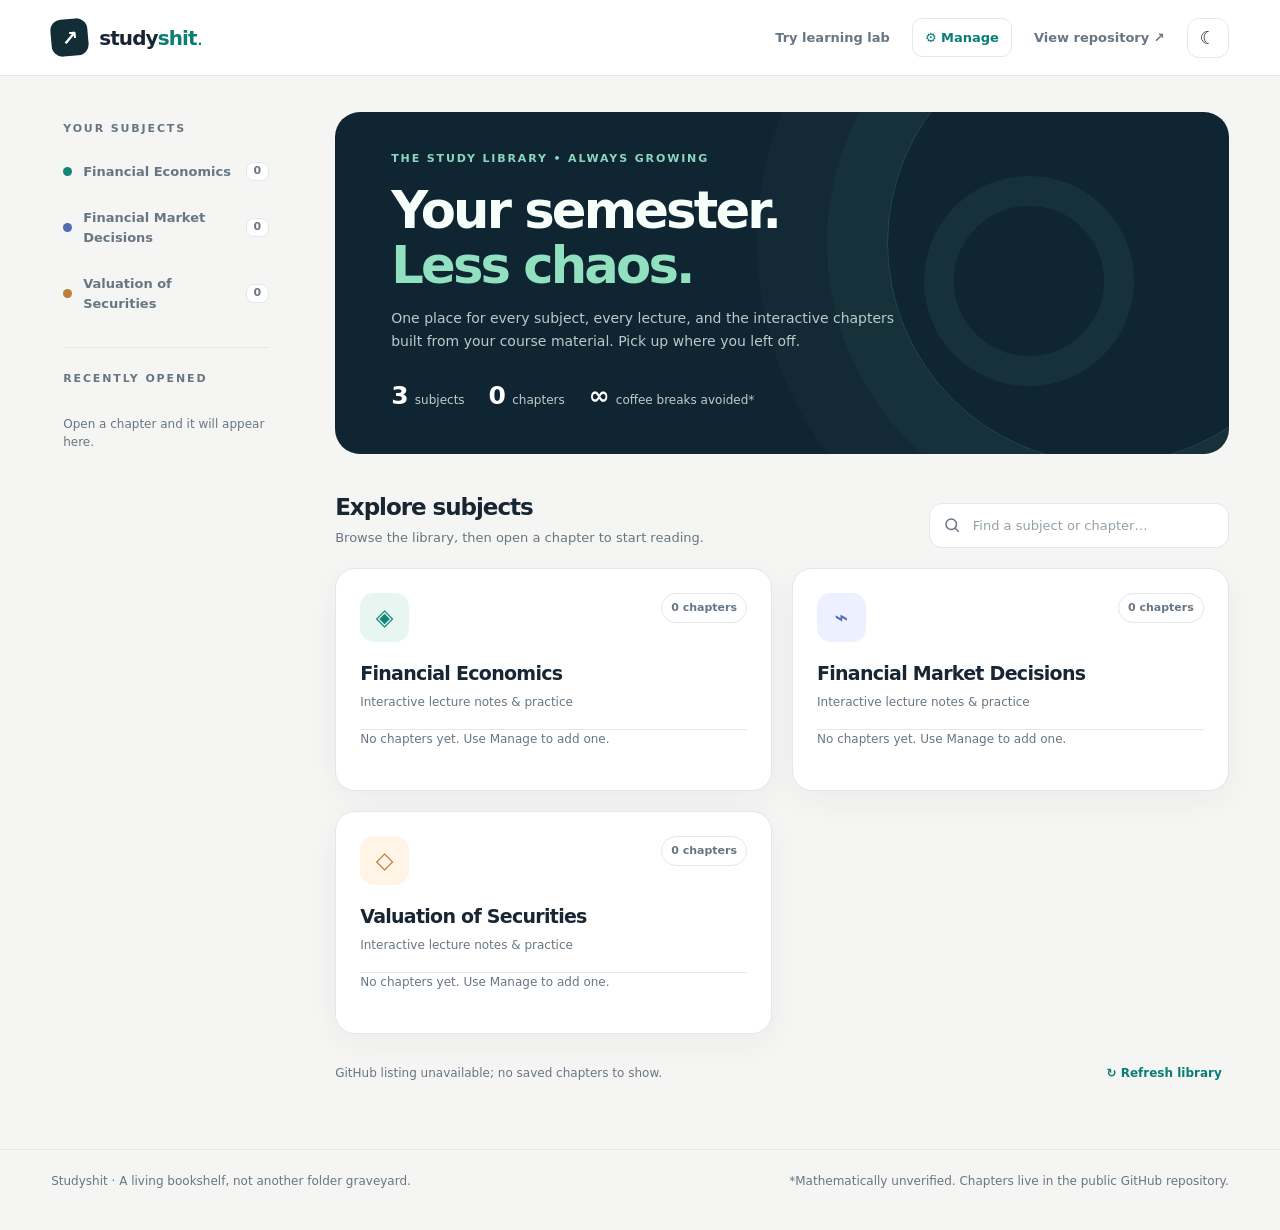
<file: index.html>
<!doctype html>
<html lang="en">
<head>
<meta charset="utf-8">
<meta name="viewport" content="width=device-width, initial-scale=1">
<meta name="theme-color" content="#101d2d">
<meta name="description" content="A living library of interactive finance lectures, organized by subject and chapter.">
<title>Studyshit | Your study library</title>
<style>
:root{color-scheme:light;--bg:#f5f6f3;--paper:#fff;--ink:#182634;--muted:#687683;--line:#e3e7e9;--accent:#087e77;--soft:#e9f5f0;--shadow:0 10px 32px rgba(25,42,50,.045);font-family:Inter,ui-sans-serif,system-ui,-apple-system,BlinkMacSystemFont,"Segoe UI",sans-serif}
*{box-sizing:border-box}
html{scroll-behavior:smooth}
body{margin:0;background:var(--bg);color:var(--ink);line-height:1.5}
button,input{font:inherit}
a{color:inherit;text-decoration:none}
button{cursor:pointer}
:focus-visible{outline:3px solid #23bfae;outline-offset:3px}
.topbar{height:76px;display:flex;align-items:center;justify-content:space-between;gap:16px;padding:0 clamp(18px,4vw,56px);border-bottom:1px solid var(--line);background:var(--paper)}
.brand{display:inline-flex;align-items:center;gap:11px;font-size:20px;font-weight:850;letter-spacing:-.9px}
.brand-mark{display:grid;place-items:center;background:#122d35;color:#fff;width:37px;height:37px;border-radius:11px;font-size:20px;transform:rotate(-5deg)}
.brand span:last-child span{color:var(--accent)}
.top-actions{display:flex;align-items:center;gap:12px}
.small-link{font-size:13px;font-weight:700;color:var(--muted);padding:10px}
.small-link:hover{color:var(--accent)}.manage-link{color:var(--accent);border:1px solid var(--line);border-radius:10px;padding:9px 12px;background:var(--paper)}.manage-link:hover{border-color:var(--accent)}
.icon-button{border:1px solid var(--line);background:var(--paper);color:var(--ink);min-width:40px;height:40px;padding:0 12px;border-radius:12px;font-size:18px}
.icon-button:hover{border-color:var(--accent)}
.layout{max-width:1490px;margin:0 auto;display:grid;grid-template-columns:230px minmax(0,1fr);gap:54px;padding:36px clamp(18px,4vw,56px) 60px}
.sidebar{position:sticky;top:28px;align-self:start;padding-top:9px}
.sidebar-title,.eyebrow{font-size:11px;font-weight:800;letter-spacing:.17em;text-transform:uppercase;color:var(--muted)}
.sidebar-title{padding:0 12px 13px}
.subject-nav{display:grid;gap:5px}
.subject-nav a{display:flex;align-items:center;gap:11px;border-radius:11px;padding:11px 12px;color:var(--muted);font-size:13px;font-weight:650}
.subject-nav a:hover{background:var(--paper);color:var(--ink)}
.subject-nav .dot{width:9px;height:9px;border-radius:50%;background:var(--dot,#7c9ead);flex:none}
.subject-nav .nav-count{margin-left:auto;font-size:11px;color:var(--muted);background:var(--paper);border:1px solid var(--line);border-radius:8px;padding:0 7px}
.sidebar-divider{height:1px;background:var(--line);margin:23px 12px}
.recent-list{display:grid;gap:6px}
.recent-item{padding:10px 12px;font-size:12px;line-height:1.35;color:var(--muted);border-radius:10px;display:block}
.recent-item:hover{background:var(--paper);color:var(--ink)}
.recent-item strong{display:block;color:var(--ink);font-size:12px;font-weight:750;margin-bottom:2px}
.quiet{font-size:12px;color:var(--muted);padding:2px 12px}
.main{min-width:0}
.hero{position:relative;overflow:hidden;min-height:275px;border-radius:25px;background:#102532;color:#f6fffa;padding:39px clamp(25px,4.5vw,56px);display:flex;align-items:center;isolation:isolate}
.hero:before,.hero:after{content:"";position:absolute;z-index:-1;border:1px solid rgba(125,234,199,.17);border-radius:50%;pointer-events:none}
.hero:before{width:440px;height:440px;right:-100px;top:-90px;box-shadow:0 0 0 60px rgba(133,229,196,.035),0 0 0 130px rgba(133,229,196,.025)}
.hero:after{width:150px;height:150px;right:95px;top:64px;border-width:30px;opacity:.35}
.hero .eyebrow{color:#8bd7bd}
.hero h1{font-size:clamp(31px,4vw,53px);max-width:660px;margin:15px 0 13px;line-height:1.09;font-weight:830;letter-spacing:-.055em}
.hero h1 em{font-style:normal;color:#91e0c0}
.hero p{color:#b7ccc9;font-size:14px;max-width:520px;margin:0;line-height:1.65}
.stats{display:flex;flex-wrap:wrap;gap:24px;margin-top:24px;align-items:center}
.stat{display:flex;align-items:baseline;gap:7px;color:#b9d0ca;font-size:12px}
.stat strong{font-weight:850;color:#fff;font-size:25px;letter-spacing:-.03em}
.content-heading{display:flex;align-items:end;justify-content:space-between;gap:20px;margin:36px 0 20px}
.content-heading h2{margin:0;font-size:23px;letter-spacing:-.045em}
.content-heading p{font-size:13px;margin:4px 0 0;color:var(--muted)}
.search-area{display:flex;align-items:center;gap:10px;max-width:300px;flex:1;background:var(--paper);border:1px solid var(--line);border-radius:13px;padding:0 13px;min-height:45px}
.search-area:focus-within{border-color:var(--accent)}
.search-area svg{flex:none;color:var(--muted)}
.search-area input{width:100%;border:0;outline:0;background:transparent;color:var(--ink);font-size:13px}
.search-area input::placeholder{color:#92a0a8}
.subject-grid{display:grid;grid-template-columns:repeat(2,minmax(0,1fr));gap:20px}
.subject-card{--tone:#12847c;--tint:#eaf8f2;background:var(--paper);border:1px solid var(--line);box-shadow:var(--shadow);border-radius:20px;padding:24px;min-width:0;scroll-margin-top:25px}
.subject-card:hover{border-color:color-mix(in srgb,var(--tone),var(--line) 72%)}
.card-top{display:flex;align-items:flex-start;justify-content:space-between;gap:12px}
.subject-icon{width:49px;height:49px;border-radius:14px;background:var(--tint);color:var(--tone);display:grid;place-items:center;font-size:23px;font-weight:800;flex:none}
.subject-count{color:var(--muted);font-size:11px;font-weight:700;border:1px solid var(--line);border-radius:999px;padding:6px 9px}
.subject-card h3{font-size:19px;letter-spacing:-.038em;line-height:1.22;margin:20px 0 8px}
.subject-meta{margin:0 0 18px;color:var(--muted);font-size:12px}
.chapter-list{border-top:1px solid var(--line)}
.chapter-row{display:flex;align-items:center;gap:12px;border-bottom:1px solid var(--line);padding:15px 0;min-width:0}
.chapter-row:last-child{border-bottom:0;padding-bottom:0}
.chapter-link{flex:1;min-width:0;display:flex;align-items:center;gap:11px}
.chapter-link:hover .chapter-name{color:var(--tone)}
.chapter-number{width:31px;height:31px;display:grid;place-items:center;background:var(--tint);border-radius:9px;color:var(--tone);font-size:11px;font-weight:800;flex:none}
.chapter-info{min-width:0}
.chapter-name{display:block;font-weight:740;font-size:13px;line-height:1.32}
.chapter-note{display:block;font-size:11px;color:var(--muted);margin-top:4px}
.open-plain{font-size:18px;color:var(--muted);padding:5px;border-radius:7px;line-height:1}
.open-plain:hover{color:var(--tone);background:var(--tint)}
.empty{background:var(--paper);border:1px dashed var(--line);border-radius:16px;padding:25px;font-size:14px;color:var(--muted);grid-column:1/-1}
.refresh-row{display:flex;justify-content:space-between;align-items:center;gap:12px;margin-top:23px;font-size:12px;color:var(--muted);flex-wrap:wrap}
.text-button{border:0;background:none;color:var(--accent);font-size:12px;font-weight:800;padding:7px}
.text-button:hover{text-decoration:underline}
.footer{max-width:1490px;margin:auto;padding:22px clamp(18px,4vw,56px) 40px;border-top:1px solid var(--line);font-size:12px;color:var(--muted);display:flex;justify-content:space-between;gap:14px;flex-wrap:wrap}
.reader-mode .layout{display:block;padding-top:20px;max-width:1550px}
.reader-mode .sidebar,.reader-mode .library-view,.reader-mode .footer{display:none}
.reader-view{display:none}
.reader-mode .reader-view{display:block}
.reader-toolbar{display:flex;align-items:center;justify-content:space-between;gap:15px;padding:0 0 15px;flex-wrap:wrap}
.reader-toolbar h1{margin:4px 0 0;font-size:19px;line-height:1.3}
.reader-toolbar p{margin:0;font-size:11px;color:var(--muted)}
.reader-buttons{display:flex;align-items:center;gap:9px;flex-wrap:wrap}
.reader-action{border:1px solid var(--line);border-radius:10px;background:var(--paper);padding:10px 13px;font-size:12px;font-weight:750}
.reader-action:hover{border-color:var(--accent);color:var(--accent)}
.reader-frame{display:block;width:100%;height:calc(100vh - 194px);min-height:550px;border:1px solid var(--line);border-radius:15px;background:#fff}
noscript{display:block;margin:18px;font-size:14px}
noscript a{color:var(--accent);text-decoration:underline}
[data-theme=dark]{color-scheme:dark;--bg:#101923;--paper:#1b2833;--ink:#ecf4f2;--muted:#a6b9c3;--line:#304350;--accent:#78d8bc;--soft:#243b37;--shadow:none}
[data-theme=dark] .brand-mark{background:#305950}
[data-theme=dark] .subject-card{--tint:#263d41}
[data-theme=dark] .chapter-row .chapter-number{background:#263d41}
[data-theme=dark] .search-area input::placeholder{color:#91a4ae}
@media(max-width:1100px){.layout{gap:25px;grid-template-columns:190px minmax(0,1fr)}.subject-grid{grid-template-columns:1fr}.hero{min-height:240px}}
@media(max-width:720px){.topbar{height:65px;padding:0 18px}.small-link:not(.manage-link){display:none}.manage-link{font-size:11px;padding:7px 9px}.layout{display:block;padding:20px 16px 45px}.sidebar{position:static;padding:0 0 20px}.sidebar-title,.sidebar-divider,.recent-list,.sidebar .quiet{display:none}.subject-nav{display:flex;overflow:auto;gap:8px;padding-bottom:3px;scrollbar-width:thin}.subject-nav a{white-space:nowrap;background:var(--paper);border:1px solid var(--line);padding:8px 11px}.subject-nav .nav-count{display:none}.hero{border-radius:18px;padding:30px 25px;min-height:235px}.hero:before{right:-280px}.hero:after{display:none}.hero h1{font-size:35px}.hero p{font-size:13px}.stats{gap:18px}.stat strong{font-size:22px}.content-heading{display:block;margin-top:30px}.search-area{max-width:none;margin-top:15px}.subject-card{padding:21px}.footer{padding:20px}.reader-mode .layout{padding:15px 10px}.reader-frame{height:calc(100dvh - 210px);min-height:360px;border-radius:10px}.reader-toolbar{padding:0 5px 12px}.reader-toolbar h1{font-size:16px}}
@media(prefers-reduced-motion:reduce){html{scroll-behavior:auto}}
@media print{.topbar,.sidebar,.search-area,.refresh-row,.footer,.reader-view{display:none!important}.layout{display:block}.hero{color:#000;background:#fff;min-height:0;padding:0}.hero h1 em{color:#000}.hero p,.stat,.stat strong{color:#000}.subject-grid{display:block}.subject-card{break-inside:avoid;margin:15px 0;box-shadow:none}}
</style>
</head>
<body>
<header class="topbar">
 <a class="brand" href="./" aria-label="Studyshit home"><span class="brand-mark" aria-hidden="true">↗</span><span>study<span>shit</span><span style="font-weight:400">.</span></span></a>
 <div class="top-actions"><a class="small-link" href="./interaction-lab.html">Try learning lab</a><a class="small-link manage-link" href="./manage.html">⚙ Manage</a><a class="small-link" href="https://github.com/creativeidiot123/studyshit" target="_blank" rel="noopener noreferrer">View repository ↗</a><button class="icon-button" id="theme-toggle" aria-label="Toggle dark mode" title="Toggle dark mode">☾</button></div>
</header>
<div class="layout">
 <aside class="sidebar" aria-label="Library navigation">
  <div class="sidebar-title">YOUR SUBJECTS</div><nav class="subject-nav" id="subject-nav"><span class="quiet">Loading subjects…</span></nav>
  <div class="sidebar-divider"></div>
  <div class="sidebar-title">RECENTLY OPENED</div><div class="recent-list" id="recent-list"><p class="quiet">Your recent chapters will show up here.</p></div>
 </aside>
 <main class="main">
  <div class="library-view" id="library-view">
   <section class="hero" aria-labelledby="hero-title">
    <div><div class="eyebrow">THE STUDY LIBRARY • ALWAYS GROWING</div>
    <h1 id="hero-title">Your semester.<br><em>Less chaos.</em></h1>
    <p>One place for every subject, every lecture, and the interactive chapters built from your course material. Pick up where you left off.</p>
    <div class="stats"><div class="stat"><strong id="subject-total">3</strong> subjects</div><div class="stat"><strong id="chapter-total">4</strong> chapters</div><div class="stat"><strong>∞</strong> coffee breaks avoided*</div></div></div>
   </section>
   <div class="content-heading"><div><h2>Explore subjects</h2><p id="listing-subtitle">Browse the library, then open a chapter to start reading.</p></div>
    <label class="search-area" aria-label="Search subjects and chapters">
     <svg width="18" height="18" viewBox="0 0 24 24" fill="none" stroke="currentColor" stroke-width="2" aria-hidden="true"><circle cx="11" cy="11" r="7"></circle><path d="m16 16 5 5"></path></svg>
     <input id="search" type="search" autocomplete="off" placeholder="Find a subject or chapter…" aria-label="Search subjects and chapters">
    </label>
   </div>
   <div id="subject-grid" class="subject-grid" aria-live="polite"><div class="empty">Loading the library…</div></div>
   <div class="refresh-row"><span id="source-note">Checking the GitHub repository…</span><button class="text-button" id="refresh-button" type="button">↻ Refresh library</button></div>
  </div>
  <section class="reader-view" id="reader-view" aria-label="Chapter reader">
   <div class="reader-toolbar">
    <div><p id="reader-subject">YOUR STUDY CHAPTER</p><h1 id="reader-title">Chapter</h1></div>
    <div class="reader-buttons"><a class="reader-action" href="./">← All subjects</a><a class="reader-action" id="standalone-link" href="./">Open full page ↗</a></div>
   </div>
   <iframe class="reader-frame" id="reader-frame" title="Interactive study chapter"></iframe>
  </section>
 </main>
</div>
<footer class="footer"><span>Studyshit · A living bookshelf, not another folder graveyard.</span><span>*Mathematically unverified. Chapters live in the public GitHub repository.</span></footer>
<noscript><p>JavaScript is required to browse the study library.</p></noscript>
<script>
(function(){
"use strict";
var REPO="creativeidiot123/studyshit";
var BRANCH="main";
var TREE_URL="https://api.github.com/repos/"+REPO+"/git/trees/"+BRANCH+"?recursive=1";
var FALLBACK=[];
var PATH_RULE=/^subjects\/[a-z0-9][a-z0-9-]*\/lectures\/[a-z0-9][a-z0-9-]*\/study\.html$/;
var SUBJECT_LABELS={"financial-economics":"Financial Economics","financial-market-decisions":"Financial Market Decisions","principles-of-corporate-finance":"Principles of Corporate Finance"};
var CHAPTER_LABELS={};
var PALETTES=[["#148679","#e7f6f0","◈"],["#526bb5","#ecf0ff","⌁"],["#bd7e37","#fff4e5","◇"],["#9571b5","#f4edfb","◎"],["#3184a7","#e7f4fa","✳"]];
var entries=FALLBACK.map(fromPath);
var catalog={version:1,subjects:[],chapters:[]};
var statusByPath={};
var search=document.getElementById("search");
var grid=document.getElementById("subject-grid");
var nav=document.getElementById("subject-nav");
var sourceNote=document.getElementById("source-note");
function readStore(key,fallback){try{return JSON.parse(localStorage.getItem(key))||fallback}catch(e){return fallback}}
function putStore(key,val){try{localStorage.setItem(key,JSON.stringify(val))}catch(e){}}
function titleCase(slug){return slug.split("-").map(function(word){return word?word[0].toUpperCase()+word.slice(1):""}).join(" ")}
function fromPath(path){var p=path.split("/");return {path:path,subject:p[1],slug:p[3]}}
function getSubject(slug){var named=catalog.subjects.find(function(s){return s.slug===slug});return named&&named.title||SUBJECT_LABELS[slug]||titleCase(slug)}
function getChapter(slug,path){var named=catalog.chapters.find(function(c){return c.path===(path||entries.find(function(e){return e.slug===slug})?.path)});return named&&named.title||CHAPTER_LABELS[slug]||titleCase(slug.replace(/^lecture-\d+-/,"").replace(/^\d+-/,""))}
function chapterNumber(slug){var match=slug.match(/^(?:lecture-)?(\d+)-/);return match?String(Number(match[1])).padStart(2,"0"):slug.indexOf("intro")===0?"01":"↗"}
function sequence(slug){if(slug.indexOf("intro")===0)return 0;var match=slug.match(/^(?:lecture-)?(\d+)-/);return match?Number(match[1]):100}
function linkFor(path){return "./?read="+encodeURIComponent(path)}
function node(tag,cls,text){var el=document.createElement(tag);if(cls)el.className=cls;if(text!=null)el.textContent=text;return el}
function saveRecent(entry){var h=readStore("studyshit_portal_recent_v2",[]).filter(function(item){return item.path!==entry.path});h.unshift({path:entry.path,slug:entry.slug,subject:entry.subject});putStore("studyshit_portal_recent_v2",h.slice(0,6))}
function renderRecent(){var holder=document.getElementById("recent-list");holder.replaceChildren();var data=readStore("studyshit_portal_recent_v2",[]).filter(function(item){return PATH_RULE.test(item.path)});if(!data.length){holder.appendChild(node("p","quiet","Open a chapter and it will appear here."));return}data.slice(0,4).forEach(function(item){var a=node("a","recent-item");a.href=linkFor(item.path);a.appendChild(node("strong","",getChapter(item.slug,item.path)));a.appendChild(node("span","",getSubject(item.subject)));a.addEventListener("click",function(){saveRecent(item)});holder.appendChild(a)})}
function grouped(){var by={};entries.forEach(function(e){(by[e.subject]||(by[e.subject]=[])).push(e)});catalog.subjects.forEach(function(s){if(!by[s.slug])by[s.slug]=[]});return Object.keys(by).sort(function(a,b){var ai=catalog.subjects.findIndex(function(s){return s.slug===a}),bi=catalog.subjects.findIndex(function(s){return s.slug===b});return (ai<0?100000:ai)-(bi<0?100000:bi)||a.localeCompare(b)}).map(function(k){return {slug:k,chapters:by[k].sort(function(a,b){var ai=catalog.chapters.findIndex(function(c){return c.path===a.path}),bi=catalog.chapters.findIndex(function(c){return c.path===b.path});if(ai>=0&&bi>=0)return ai-bi;if(ai>=0)return -1;if(bi>=0)return 1;return sequence(a.slug)-sequence(b.slug)||a.slug.localeCompare(b.slug,undefined,{numeric:true})})}})}
function render(){
var all=grouped(),q=search.value.trim().toLowerCase();
var visible=all.map(function(s){return {slug:s.slug,chapters:s.chapters.filter(function(e){return getSubject(s.slug).toLowerCase().includes(q)||getChapter(e.slug,e.path).toLowerCase().includes(q)||e.slug.includes(q)})}}).filter(function(s){return s.chapters.length||(!q||getSubject(s.slug).toLowerCase().includes(q))});
document.getElementById("subject-total").textContent=String(all.length);
document.getElementById("chapter-total").textContent=String(entries.length);
document.getElementById("listing-subtitle").textContent=q?visible.reduce(function(sum,s){return sum+s.chapters.length},0)+" matching chapters":"Browse the library, then open a chapter to start reading.";
nav.replaceChildren();grid.replaceChildren();
all.forEach(function(s,index){var p=PALETTES[index%PALETTES.length],a=node("a");a.href="#subject-"+s.slug;a.style.setProperty("--dot",p[0]);a.appendChild(node("span","dot"));a.appendChild(node("span","",getSubject(s.slug)));a.appendChild(node("span","nav-count",String(s.chapters.length)));nav.appendChild(a)});
if(!visible.length){grid.appendChild(node("div","empty","No chapters match that search. Try a subject name or a keyword from the lecture."));return}
visible.forEach(function(s){var index=all.findIndex(function(x){return x.slug===s.slug}),p=PALETTES[index%PALETTES.length];
var card=node("article","subject-card");card.id="subject-"+s.slug;card.style.setProperty("--tone",p[0]);card.style.setProperty("--tint",p[1]);
var top=node("div","card-top"),ic=node("div","subject-icon",p[2]);ic.setAttribute("aria-hidden","true");top.appendChild(ic);top.appendChild(node("span","subject-count",s.chapters.length+" "+(s.chapters.length===1?"chapter":"chapters")));card.appendChild(top);
card.appendChild(node("h3","",getSubject(s.slug)));card.appendChild(node("p","subject-meta","Interactive lecture notes & practice"));
var list=node("div","chapter-list");
if(!s.chapters.length)list.appendChild(node("p","subject-meta","No chapters yet. Use Manage to add one."));
s.chapters.forEach(function(ch){var row=node("div","chapter-row"),a=node("a","chapter-link");a.href=linkFor(ch.path);
a.addEventListener("click",function(){saveRecent(ch)});
a.appendChild(node("span","chapter-number",chapterNumber(ch.slug)));
var info=node("span","chapter-info");info.appendChild(node("span","chapter-name",getChapter(ch.slug,ch.path)));
var stage=statusByPath[ch.path];info.appendChild(node("span","chapter-note",stage===7?"Pipeline: stage 7 of 7":typeof stage==="number"?"Pipeline: stage "+stage+" of 7 complete":"Open interactive study chapter"));a.appendChild(info);row.appendChild(a);
var standalone=node("a","open-plain","↗");standalone.href=ch.path;standalone.target="_blank";standalone.rel="noopener noreferrer";standalone.title="Open chapter as a standalone page";standalone.setAttribute("aria-label","Open "+getChapter(ch.slug,ch.path)+" in a new tab");standalone.addEventListener("click",function(){saveRecent(ch)});row.appendChild(standalone);list.appendChild(row)});
card.appendChild(list);grid.appendChild(card)});
}
function showReader(){
var path=new URLSearchParams(location.search).get("read");if(!path)return false;
if(!PATH_RULE.test(path)){history.replaceState(null,"",location.pathname);return false}
var entry=fromPath(path);
document.body.classList.add("reader-mode");
document.title=getChapter(entry.slug,entry.path)+" | Studyshit";
document.getElementById("reader-subject").textContent=getSubject(entry.subject);
document.getElementById("reader-title").textContent=getChapter(entry.slug,entry.path);
document.getElementById("standalone-link").href=path;
var frame=document.getElementById("reader-frame");frame.title=getChapter(entry.slug,entry.path);frame.src=path;
saveRecent(entry);return true
}
var currentTheme=readStore("studyshit_theme","light");
if(currentTheme!=="dark")currentTheme="light";
function setTheme(theme){document.documentElement.setAttribute("data-theme",theme);document.getElementById("theme-toggle").textContent=theme==="dark"?"☀":"☾";document.getElementById("theme-toggle").setAttribute("aria-label",theme==="dark"?"Switch to light mode":"Switch to dark mode")}
setTheme(currentTheme);
document.getElementById("theme-toggle").addEventListener("click",function(){currentTheme=currentTheme==="dark"?"light":"dark";setTheme(currentTheme);putStore("studyshit_theme",currentTheme)});
if(showReader()){loadCatalog().then(function(){var path=new URLSearchParams(location.search).get("read");if(path&&PATH_RULE.test(path)){var item=fromPath(path);document.title=getChapter(item.slug,item.path)+" | Studyshit";document.getElementById("reader-subject").textContent=getSubject(item.subject);document.getElementById("reader-title").textContent=getChapter(item.slug,item.path)}});return}
renderRecent();render();search.addEventListener("input",render);
async function loadCatalog(){try{var response;try{response=await fetch("https://raw.githubusercontent.com/"+REPO+"/"+BRANCH+"/portal/catalog.json?nonce="+Date.now(),{cache:"no-store"});if(!response.ok)throw new Error("raw catalog unavailable")}catch(error){response=await fetch("./portal/catalog.json?nonce="+Date.now(),{cache:"no-store"});if(!response.ok)throw new Error("catalog unavailable")}var data=await response.json();if(data.version===1&&Array.isArray(data.subjects)&&Array.isArray(data.chapters)){catalog={version:1,subjects:data.subjects.filter(function(s){return s&&typeof s.slug==="string"&&typeof s.title==="string"}),chapters:data.chapters.filter(function(c){return c&&typeof c.path==="string"&&typeof c.title==="string"})}}}catch(e){}renderRecent()}
async function updateStages(){
var results=await Promise.allSettled(entries.map(async function(e){var url="https://raw.githubusercontent.com/"+REPO+"/"+BRANCH+"/"+e.path.replace(/study\.html$/,"state.json");var response=await fetch(url);if(!response.ok)throw new Error("no state");var state=await response.json();return {path:e.path,stage:state.stage}}));
results.forEach(function(r){if(r.status==="fulfilled"&&Number.isInteger(r.value.stage))statusByPath[r.value.path]=r.value.stage});
render()
}
async function refresh(force){
await loadCatalog();
var known=catalog.chapters.filter(function(c){return c&&typeof c.path==="string"&&PATH_RULE.test(c.path)}).map(function(c){return c.path});
var catalogKey=JSON.stringify(catalog);
if(known.length){entries=known.map(fromPath);sourceNote.textContent="Showing saved library catalog while checking for additional chapters";render()}
if(!force){try{var cached=JSON.parse(sessionStorage.getItem("studyshit_tree_cache_v2")||"null");if(cached&&cached.catalogKey===catalogKey&&Date.now()-cached.time<5*60*1000&&Array.isArray(cached.paths)){entries=cached.paths.filter(function(p){return PATH_RULE.test(p)}).map(fromPath);sourceNote.textContent="Synced from GitHub · cached for a few minutes";render();updateStages();return}}catch(e){}}
sourceNote.textContent="Syncing subjects and chapters from GitHub…";
try{
var response=await fetch(TREE_URL,{cache:"no-store"});if(!response.ok)throw new Error("GitHub returned "+response.status);
var data=await response.json();if(!Array.isArray(data.tree)||data.truncated)throw new Error("Incomplete repository listing");
var paths=data.tree.filter(function(item){return item.type==="blob"&&PATH_RULE.test(item.path)}).map(function(item){return item.path});
entries=paths.map(fromPath);
try{sessionStorage.setItem("studyshit_tree_cache_v2",JSON.stringify({time:Date.now(),catalogKey:catalogKey,paths:paths}))}catch(e){}
sourceNote.textContent="Live from GitHub · new chapters appear automatically";render();updateStages()
}catch(error){sourceNote.textContent=known.length?"GitHub listing unavailable; showing chapters from your saved GitHub catalog.":"GitHub listing unavailable; no saved chapters to show.";entries=(known.length?known:FALLBACK).map(fromPath);render();updateStages()}
}
document.getElementById("refresh-button").addEventListener("click",function(){refresh(true)});
refresh(false);
})();
</script>
</body>
</html>
</file>
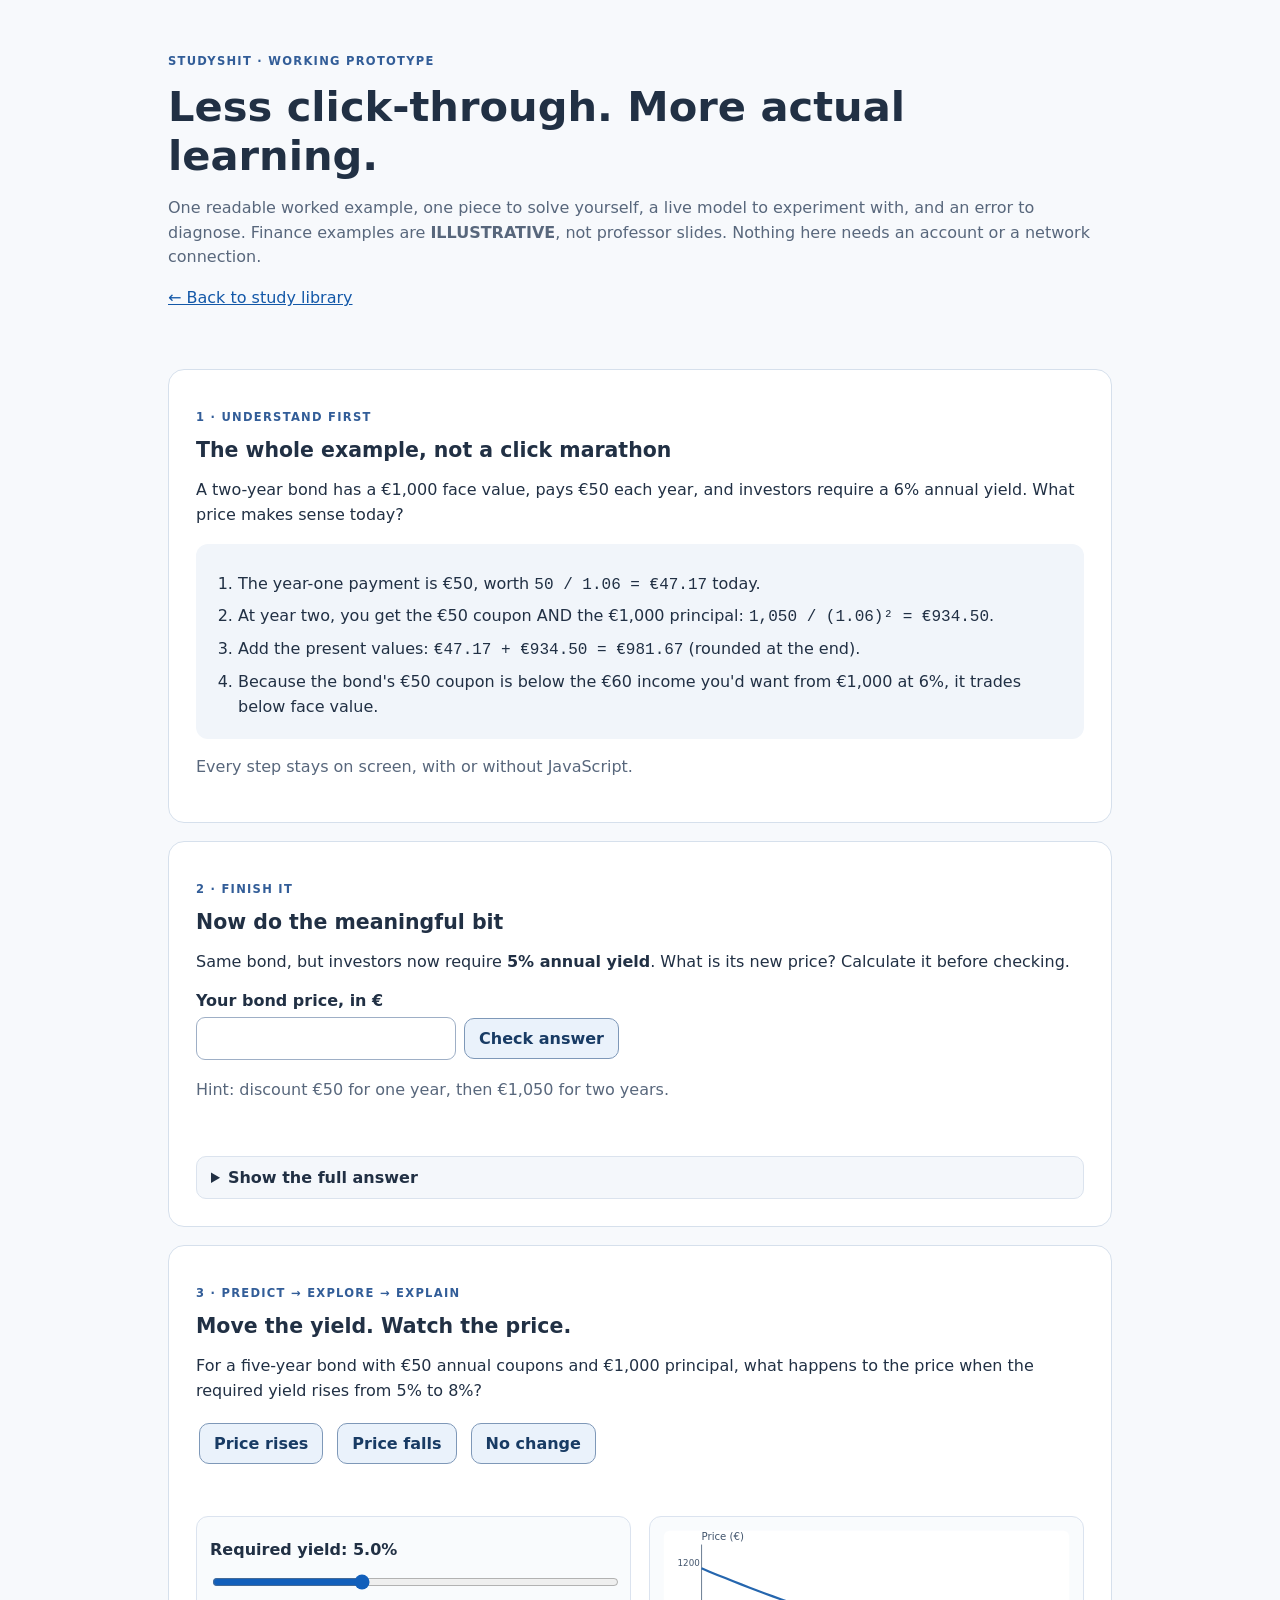
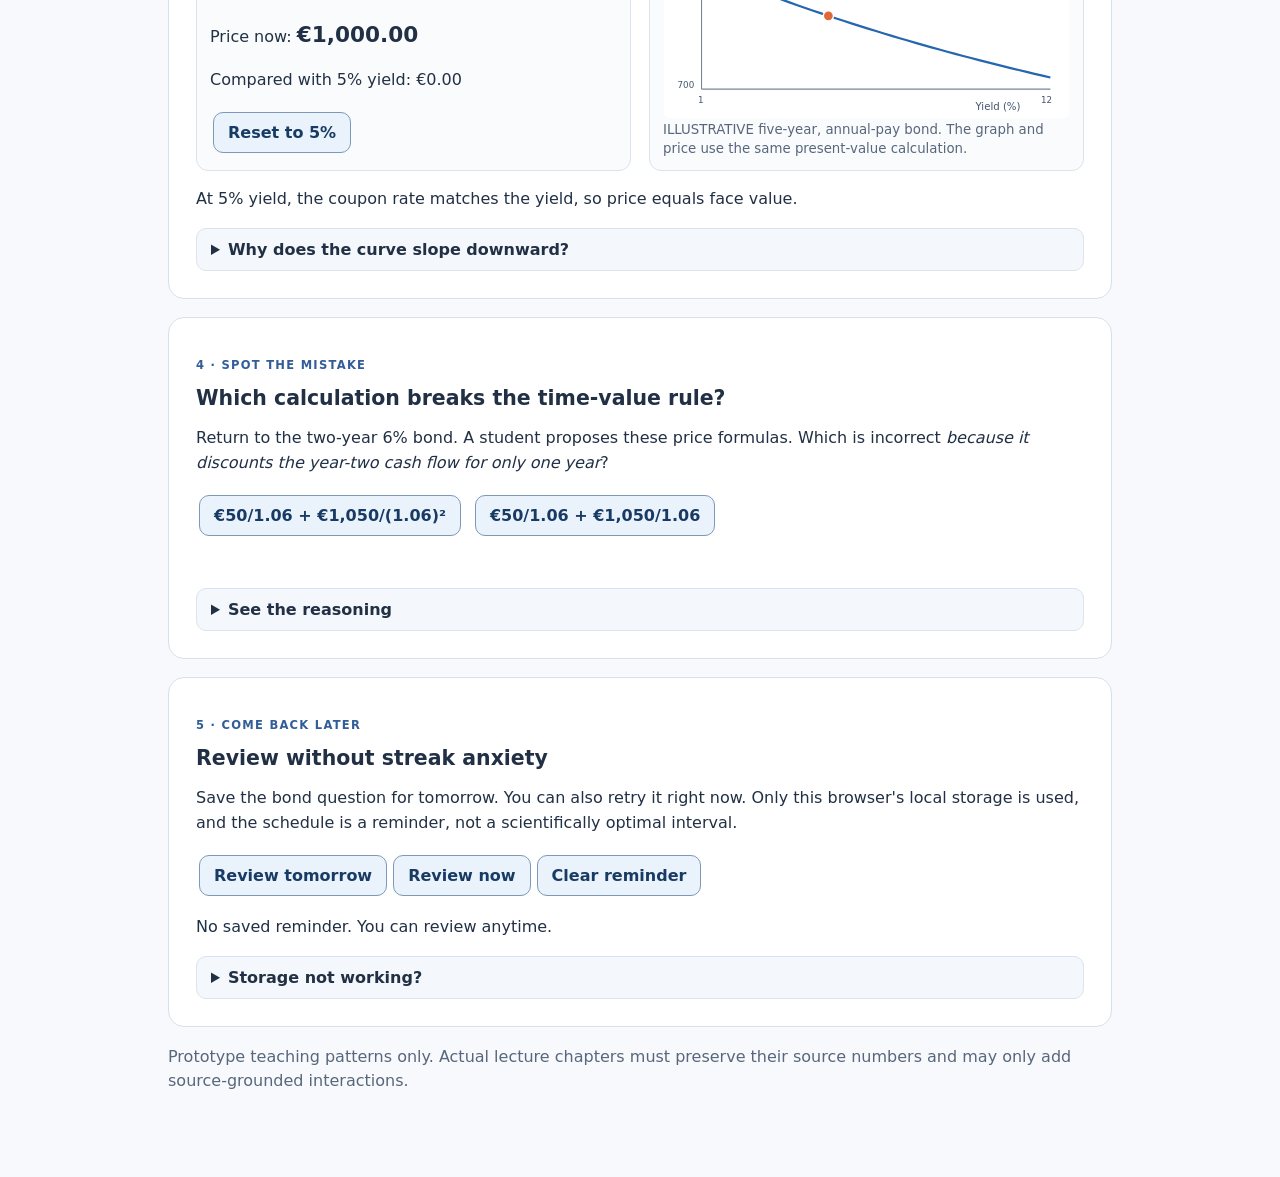
<file: interaction-lab.html>
<!doctype html>
<html lang="en">
<head>
<meta charset="utf-8"><meta name="viewport" content="width=device-width,initial-scale=1">
<title>Studyshit | Interactive learning lab</title>
<style>
:root{font-family:system-ui,-apple-system,"Segoe UI",sans-serif;color:#213044;background:#f7f9fc;color-scheme:light}
*{box-sizing:border-box}body{margin:0}.wrap{max-width:980px;margin:auto;padding:26px 18px 70px}header{padding:15px 0 24px}h1{font-size:clamp(1.8rem,4vw,2.6rem);margin:.2em 0}h2{font-size:1.28rem;margin:.2em 0 .65em}p,li{line-height:1.55}small,.muted{color:#58677c}a{color:#1358a8}section{border:1px solid #d6e0ec;background:#fff;border-radius:16px;margin:18px 0;padding:clamp(16px,3vw,27px)}.kicker{text-transform:uppercase;letter-spacing:.11em;font-weight:750;color:#325d98;font-size:.72rem}.example{background:#f1f5fa;border-radius:12px;padding:12px 18px}.example ol{padding-left:24px;margin-bottom:6px}.example li{margin:7px 0}.two{display:grid;grid-template-columns:1fr 1fr;gap:18px}label{display:block;font-weight:650;margin:10px 0 5px}input[type=number]{width:min(100%,260px);padding:11px;border:1px solid #9eafc6;border-radius:9px;font:inherit}input[type=range]{width:100%;accent-color:#125fbb;min-height:32px}button{border-radius:10px;border:1px solid #7e98b8;padding:10px 14px;background:#eaf2fb;color:#183b64;font:inherit;font-weight:650;cursor:pointer;margin:3px}button:hover{background:#d9eafa}button:focus-visible,input:focus-visible,summary:focus-visible{outline:3px solid #ffac46;outline-offset:3px}.feedback{min-height:1.6em;font-weight:600;margin:12px 0}details{background:#f4f7fb;border:1px solid #dbe3ee;border-radius:10px;padding:11px 14px;margin-top:12px}summary{cursor:pointer;font-weight:650}.choice-group{display:flex;flex-wrap:wrap;gap:8px;margin-top:6px}.choice-group button[aria-pressed=true]{background:#c5e0ff;border:2px solid #205b9a}.formula{font-variant-numeric:tabular-nums;font-family:ui-monospace,SFMono-Regular,Consolas,monospace;overflow-wrap:anywhere}.model{border:1px solid #dbe3ef;border-radius:12px;padding:13px;background:#f9fbfd}svg{display:block;width:100%;height:auto}.a11y{position:absolute;width:1px;height:1px;overflow:hidden;clip:rect(0,0,0,0)}.stat{font-size:1.35rem;font-weight:770;font-variant-numeric:tabular-nums}.pill{display:inline-block;border:1px solid #cbdbe9;background:#f1f5fa;border-radius:99px;padding:3px 11px;font-size:.8rem}@media(max-width:710px){.two{grid-template-columns:1fr}}@media print{body{background:white}section{break-inside:avoid}button,input[type=range],.no-print{display:none!important}details>*{display:block!important}details summary{display:none}section{border:1px solid #bbb}.wrap{padding:0}}
</style>
</head>
<body><main class="wrap">
<header>
<p class="kicker">Studyshit · Working prototype</p>
<h1>Less click-through. More actual learning.</h1>
<p class="muted">One readable worked example, one piece to solve yourself, a live model to experiment with, and an error to diagnose. Finance examples are <strong>ILLUSTRATIVE</strong>, not professor slides. Nothing here needs an account or a network connection.</p>
<p><a href="./">← Back to study library</a></p>
</header>
<section id="worked">
<p class="kicker">1 · Understand first</p><h2>The whole example, not a click marathon</h2>
<p>A two-year bond has a €1,000 face value, pays €50 each year, and investors require a 6% annual yield. What price makes sense today?</p>
<div class="example"><ol>
<li>The year-one payment is €50, worth <span class="formula">50 / 1.06 = €47.17</span> today.</li>
<li>At year two, you get the €50 coupon AND the €1,000 principal: <span class="formula">1,050 / (1.06)² = €934.50</span>.</li>
<li>Add the present values: <span class="formula">€47.17 + €934.50 = €981.67</span> (rounded at the end).</li>
<li>Because the bond's €50 coupon is below the €60 income you'd want from €1,000 at 6%, it trades below face value.</li>
</ol></div>
<p class="muted">Every step stays on screen, with or without JavaScript.</p>
</section>
<section id="finish">
<p class="kicker">2 · Finish it</p><h2>Now do the meaningful bit</h2>
<p>Same bond, but investors now require <strong>5% annual yield</strong>. What is its new price? Calculate it before checking.</p>
<label for="price-answer">Your bond price, in €</label>
<input id="price-answer" type="number" step="any" inputmode="decimal" aria-describedby="price-help">
<button type="button" id="price-check">Check answer</button>
<p id="price-help" class="muted">Hint: discount €50 for one year, then €1,050 for two years.</p>
<p class="feedback" id="price-feedback" role="status" aria-live="polite"></p>
<details><summary>Show the full answer</summary><p class="formula">50/1.05 + 1050/(1.05)² = 47.6190 + 952.3810 = €1,000.00.</p><p>A 5% coupon rate exactly equals the 5% required yield, so the bond sells at face value.</p></details>
</section>
<section id="predict">
<p class="kicker">3 · Predict → explore → explain</p><h2>Move the yield. Watch the price.</h2>
<p>For a five-year bond with €50 annual coupons and €1,000 principal, what happens to the price when the required yield rises from 5% to 8%?</p>
<div class="choice-group" role="group" aria-label="Prediction for a higher yield">
<button type="button" data-prediction="up" aria-pressed="false">Price rises</button>
<button type="button" data-prediction="down" aria-pressed="false">Price falls</button>
<button type="button" data-prediction="same" aria-pressed="false">No change</button>
</div>
<p id="prediction-feedback" class="feedback" role="status" aria-live="polite"></p>
<div class="two">
<div class="model">
<label for="yield">Required yield: <output id="yield-label" for="yield">5.0%</output></label>
<input id="yield" type="range" min="1" max="12" value="5" step=".5">
<p>Price now: <output class="stat" id="bond-price">€1,000.00</output></p>
<p id="price-delta">Compared with 5% yield: €0.00</p>
<button type="button" id="reset-yield">Reset to 5%</button>
</div>
<div class="model">
<svg id="yield-chart" viewBox="0 0 560 260" role="img" aria-label="Bond price falls as required yield increases; curve from yields of one to twelve percent">
<rect x="1" y="1" width="558" height="258" rx="8" fill="#fff"/>
<line x1="53" y1="20" x2="53" y2="219" stroke="#75869a" stroke-width="1.5"/>
<line x1="53" y1="219" x2="533" y2="219" stroke="#75869a" stroke-width="1.5"/>
<polyline id="yield-curve" fill="none" stroke="#2566ae" stroke-width="3" stroke-linejoin="round" points=""/>
<circle id="yield-dot" cx="0" cy="0" r="7" fill="#df6938" stroke="#fff" stroke-width="2"/>
<text x="53" y="14" font-size="14" fill="#40536b">Price (€)</text>
<text x="430" y="247" font-size="14" fill="#40536b">Yield (%)</text>
<text x="20" y="50" font-size="12" fill="#40536b">1200</text>
<text x="20" y="217" font-size="12" fill="#40536b">700</text>
<text x="48" y="238" font-size="12" fill="#40536b">1</text>
<text x="520" y="238" font-size="12" fill="#40536b">12</text>
</svg>
<small>ILLUSTRATIVE five-year, annual-pay bond. The graph and price use the same present-value calculation.</small>
</div>
</div>
<p id="model-why">At 5% required yield, the €50 coupon matches the required return on €1,000, so price equals face value.</p>
<details><summary>Why does the curve slope downward?</summary><p>When investors require a higher return, the bond's fixed future payments must be bought for less today. Every future cash flow is divided by a larger discount factor.</p></details>
</section>
<section id="spot">
<p class="kicker">4 · Spot the mistake</p><h2>Which calculation breaks the time-value rule?</h2>
<p>Return to the two-year 6% bond. A student proposes these price formulas. Which is incorrect <em>because it discounts the year-two cash flow for only one year</em>?</p>
<div class="choice-group" role="group" aria-label="Find the incorrect bond pricing formula">
<button type="button" data-error-choice="correct">€50/1.06 + €1,050/(1.06)²</button>
<button type="button" data-error-choice="wrong">€50/1.06 + €1,050/1.06</button>
</div>
<p id="error-feedback" class="feedback" aria-live="polite" role="status"></p>
<details><summary>See the reasoning</summary><p>The second formula is wrong. The €1,050 comes in two years, so its discount factor must be <span class="formula">(1.06)²</span>. Using just 1.06 overprices the bond by pretending year two is year one.</p></details>
</section>
<section id="revisit">
<p class="kicker">5 · Come back later</p><h2>Review without streak anxiety</h2>
<p>Save the bond question for tomorrow. You can also retry it right now. Only this browser's local storage is used, and the schedule is a reminder, not a scientifically optimal interval.</p>
<button type="button" id="review-save">Review tomorrow</button><button type="button" id="review-now">Review now</button><button type="button" id="review-clear">Clear reminder</button>
<p id="review-status" aria-live="polite" role="status"></p>
<details><summary>Storage not working?</summary><p>You can still study normally and retry every problem. This optional reminder is not required.</p></details>
</section>
<footer><p class="muted">Prototype teaching patterns only. Actual lecture chapters must preserve their source numbers and may only add source-grounded interactions.</p></footer>
</main>
<script id="study-js">
(function(){'use strict';
const by=id=>document.getElementById(id);
const money=n=>'€'+n.toLocaleString('en-GB',{minimumFractionDigits:2,maximumFractionDigits:2});
const twoYear=y=>50/(1+y)+1050/Math.pow(1+y,2);
const num=by('price-answer'),feedback=by('price-feedback');
function check(){if(!num.value.trim()||!Number.isFinite(num.valueAsNumber)){feedback.textContent='Enter a price in euros first.';return;}let v=num.valueAsNumber,correct=twoYear(.05),ok=Math.abs(v-correct)<=.02;feedback.textContent=ok?'Correct. €1,000.00: the coupon rate matches the required yield.':'Not quite. Discount the year-one €50 once and year-two €1,050 twice. Then add both present values. Use the hint if needed.';}
by('price-check').addEventListener('click',check);num.addEventListener('keydown',e=>{if(e.key==='Enter')check()});
document.querySelectorAll('[data-prediction]').forEach(b=>b.addEventListener('click',()=>{document.querySelectorAll('[data-prediction]').forEach(x=>x.setAttribute('aria-pressed',String(x===b)));const right=b.dataset.prediction==='down';by('prediction-feedback').textContent=(right?'Correct. ':'Not quite. ')+'With fixed cash flows, a higher required yield means a lower present value. Try 8% on the slider.';}));
function bond(y){let p=0;for(let t=1;t<=5;t++)p+=(t===5?1050:50)/Math.pow(1+y,t);return p}
const base=bond(.05),slider=by('yield');
function draw(){const rate=Number(slider.value),p=bond(rate/100),delta=p-base;by('yield-label').textContent=rate.toFixed(1)+'%';by('bond-price').textContent=money(p);by('price-delta').textContent='Compared with 5% yield: '+(delta>0?'+':delta<0?'−':'')+money(Math.abs(delta));by('model-why').textContent=rate===5?'At 5% yield, the coupon rate matches the yield, so price equals face value.':(rate>5?'Higher':'Lower')+' yield means '+(rate>5?'larger':'smaller')+' discount factors and a '+(rate>5?'lower':'higher')+' bond price.';
const x=r=>53+(r-1)/11*480,y=v=>219-(v-700)/550*185;let points=[];for(let r=1;r<=12.001;r+=.25)points.push(x(r).toFixed(2)+','+y(bond(r/100)).toFixed(2));by('yield-curve').setAttribute('points',points.join(' '));by('yield-dot').setAttribute('cx',x(rate));by('yield-dot').setAttribute('cy',y(p));}
slider.addEventListener('input',draw);by('reset-yield').addEventListener('click',()=>{slider.value=5;draw();slider.focus()});draw();
document.querySelectorAll('[data-error-choice]').forEach(b=>b.addEventListener('click',()=>{let right=b.dataset.errorChoice==='wrong';by('error-feedback').textContent=right?'Exactly. The year-two €1,050 is wrongly discounted for only one year.':'That one is actually correct: it discounts €50 for one year and €1,050 for two years. Try the other expression.';}));
const key='studyshit:review:two-year-bond';
function reviewStatus(){let due=null;try{due=localStorage.getItem(key)}catch(e){}if(!due){by('review-status').textContent='No saved reminder. You can review anytime.';return}let parsed=Date.parse(due);by('review-status').textContent=!Number.isFinite(parsed)?'Saved review timestamp is invalid. Clear to reset.':Date.now()>=parsed?'Your review is due. Use Review now.':'Saved for '+new Date(parsed).toLocaleDateString(undefined,{year:'numeric',month:'short',day:'numeric'})+'.';}
by('review-save').addEventListener('click',()=>{try{localStorage.setItem(key,new Date(Date.now()+86400000).toISOString());reviewStatus()}catch(e){by('review-status').textContent='Local storage unavailable. Review now still works.'}});
by('review-now').addEventListener('click',()=>{num.value='';feedback.textContent='';by('finish').scrollIntoView({behavior:'auto'});num.focus()});
by('review-clear').addEventListener('click',()=>{try{localStorage.removeItem(key)}catch(e){}reviewStatus()});reviewStatus();
})();
</script></body></html>
</file>
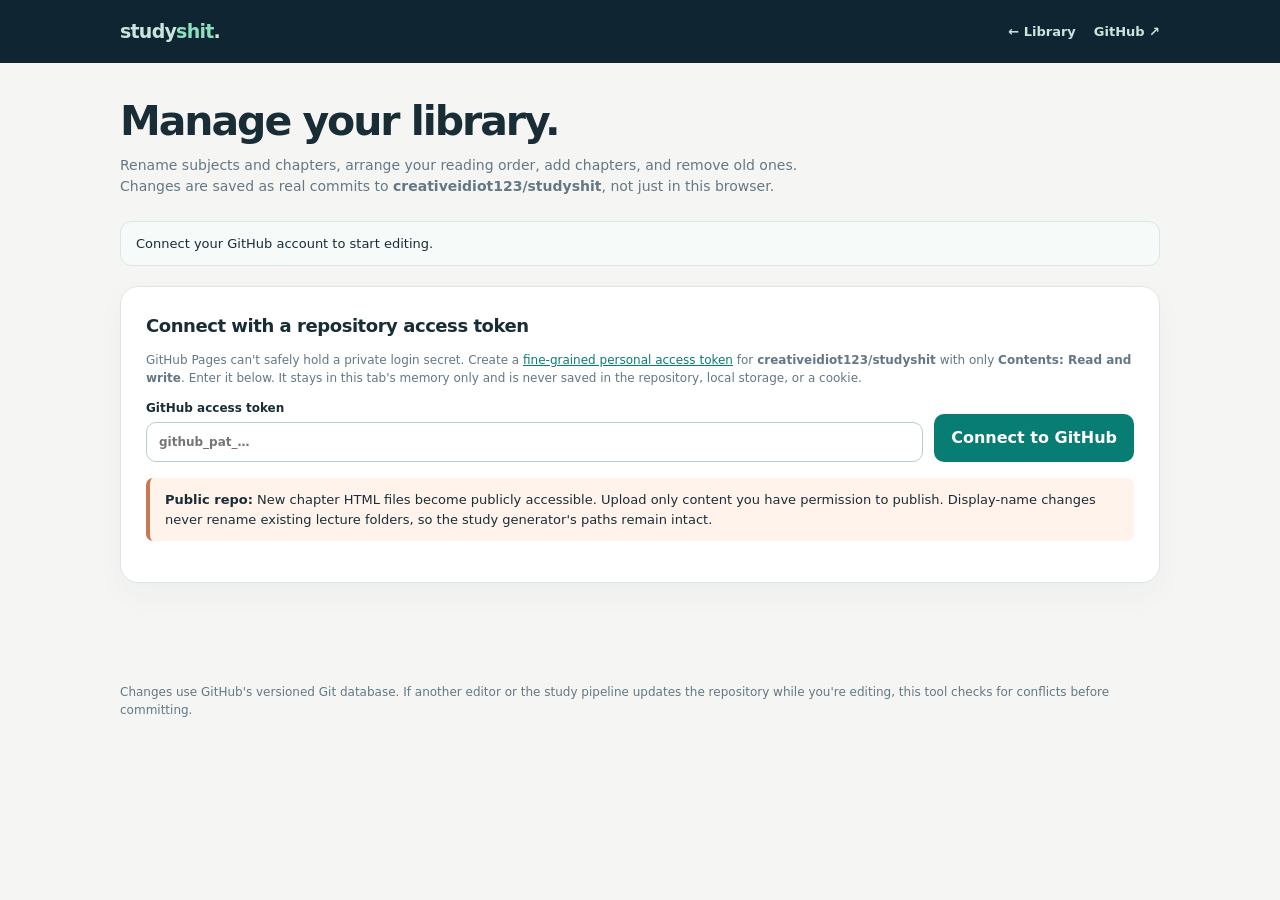
<file: manage.html>
<!doctype html>
<html lang="en">
<head>
<meta charset="utf-8">
<meta name="viewport" content="width=device-width,initial-scale=1">
<meta name="theme-color" content="#101d2d">
<meta name="robots" content="noindex,nofollow">
<title>Manage library | Studyshit</title>
<style>
:root{font-family:Inter,system-ui,-apple-system,BlinkMacSystemFont,"Segoe UI",sans-serif;background:#f5f6f3;color:#192d37;line-height:1.5;--ink:#192d37;--muted:#637785;--accent:#087d74;--border:#dce6e7;--paper:#fff}
*{box-sizing:border-box}body{margin:0}a{color:var(--accent)}button,input,select{font:inherit}button{cursor:pointer}button:disabled{opacity:.35;cursor:not-allowed}input,select{background:#fff;color:var(--ink);border:1px solid #bacbd0;border-radius:10px;padding:10px 12px;min-width:0}input:focus-visible,select:focus-visible,button:focus-visible,a:focus-visible{outline:3px solid #72d7c0;outline-offset:2px}
header{background:#102532;color:#fff;padding:17px max(20px,calc((100% - 1040px)/2));display:flex;justify-content:space-between;align-items:center;gap:20px}
header a{color:#c9e5dc;text-decoration:none;font-size:13px;font-weight:750}header strong{font-size:19px;letter-spacing:-.04em}header strong span{color:#8ce0be}
header .right{display:flex;gap:18px;align-items:center}
main{max-width:1072px;margin:0 auto;padding:35px 16px 80px}
h1{font-size:clamp(29px,4vw,41px);letter-spacing:-.05em;line-height:1.15;margin:0 0 10px}h2{font-size:18px;letter-spacing:-.025em;margin:0}h3{font-size:15px;margin:0}.subtext{font-size:14px;color:var(--muted);max-width:720px;margin:0 0 24px}
.panel{background:var(--paper);border:1px solid var(--border);border-radius:18px;padding:25px;box-shadow:0 12px 28px rgba(29,60,65,.035);margin-bottom:20px}
button.primary{border:0;background:#087d74;color:white;font-weight:790;padding:12px 17px;border-radius:10px}button.primary:hover{background:#056e67}
button.secondary{border:1px solid var(--border);background:#fff;color:var(--ink);font-weight:750;padding:10px 13px;border-radius:10px}
button.secondary:hover{border-color:var(--accent)}
button.danger{border:1px solid #efc2c0;color:#b34f47;background:#fff8f8;border-radius:9px;padding:8px 10px;font-size:12px;font-weight:750}
button.danger:hover{background:#ffeae9}
.small{font-size:12px;color:var(--muted)}
.callout{border-left:4px solid #16867d;background:#eff9f5;padding:12px 15px;font-size:13px;border-radius:7px;margin:16px 0}
.warning{border-left-color:#c87950;background:#fff3eb}
.login-form{display:flex;align-items:end;flex-wrap:wrap;gap:11px}
.login-form label{display:grid;gap:5px;flex:1;min-width:260px;font-weight:700;font-size:12px}
.login-form input{width:100%}
#editor[hidden],#login-card[hidden],[hidden]{display:none!important}
.status{border-radius:11px;border:1px solid var(--border);padding:12px 15px;background:#f6faf9;font-size:13px;margin-bottom:20px}
.status.error{border-color:#ecc7c0;color:#923c37;background:#fff2ef}
.status.ok{border-color:#91cfb6;color:#196848;background:#eaf8ef}
.editor-actions{display:flex;align-items:center;flex-wrap:wrap;gap:10px;margin:15px 0 21px}
.editor-actions .push{margin-left:auto}
.counter{font-size:12px;color:var(--muted);font-weight:750}
.section-title{display:flex;justify-content:space-between;align-items:center;gap:15px;flex-wrap:wrap;margin:0 0 15px}
.subject-block{background:#fff;border:1px solid var(--border);border-radius:16px;padding:20px;margin-bottom:16px}
.subject-header{display:flex;align-items:center;gap:11px;flex-wrap:wrap}
.subject-name{flex:1;min-width:190px}
.subject-name label,.chapter-name label{font-size:11px;font-weight:800;color:var(--muted);display:block;margin-bottom:4px}
.subject-name input,.chapter-name input{width:100%;font-weight:740}
.icon-actions{display:flex;gap:5px;flex-shrink:0;align-items:center}
.icon-actions button{width:37px;height:37px;border:1px solid var(--border);border-radius:9px;background:#fff;font-size:18px;color:var(--ink)}
.icon-actions button:hover{border-color:var(--accent);color:var(--accent)}
.subject-sub{margin:7px 0 0;font-size:11px;color:var(--muted);overflow-wrap:anywhere}
.chapter-list{margin-top:18px;border-top:1px solid var(--border)}
.chapter-line{display:flex;align-items:center;gap:10px;padding:13px 0;border-bottom:1px solid #e9eff0;flex-wrap:wrap}
.chapter-line:last-child{border-bottom:0;padding-bottom:0}
.chapter-index{font-size:12px;background:#e9f5f0;color:#15796e;border-radius:9px;padding:7px;min-width:35px;text-align:center;font-weight:850}
.chapter-name{flex:1;min-width:170px}
.chapter-path{font-size:10px;color:var(--muted);overflow-wrap:anywhere;margin-top:4px;font-family:ui-monospace,Consolas,monospace}
.chapter-line .icon-actions button{width:33px;height:33px;font-size:16px}
.tiny-delete{border:1px solid #e9c8c6!important;color:#b4504b!important}
.form-grid{display:grid;grid-template-columns:1fr 1.8fr;gap:12px;margin:13px 0}
.form-grid label{font-size:12px;font-weight:760;display:grid;gap:5px}
.form-grid input,.form-grid select{width:100%}
.file-row{display:flex;align-items:center;gap:14px;flex-wrap:wrap}
.file-row label{display:grid;gap:4px;font-size:12px;font-weight:750}
.file-row input{max-width:320px}
.removed-item{display:flex;align-items:center;justify-content:space-between;gap:12px;padding:10px 0;border-bottom:1px solid var(--border);font-size:12px}
.removed-item:last-child{border:0}
.removed-item button{padding:5px 11px}
.empty-list{font-size:13px;color:var(--muted);margin-top:12px}
footer{padding:0 16px 30px;max-width:1072px;margin:auto;color:var(--muted);font-size:12px}
@media(max-width:680px){main{padding-top:24px}.panel,.subject-block{padding:16px}.form-grid{grid-template-columns:1fr}.subject-header{align-items:end}.subject-name{flex-basis:100%}.chapter-name{flex-basis:calc(100% - 50px)}.chapter-line .icon-actions{margin-left:45px}.editor-actions .push{margin-left:0}.login-form label{min-width:100%}}
</style>
</head>
<body>
<header><a href="./"><strong>study<span>shit</span>.</strong></a><nav class="right"><a href="./">← Library</a><a href="https://github.com/creativeidiot123/studyshit" target="_blank" rel="noopener noreferrer">GitHub ↗</a></nav></header>
<main>
<h1>Manage your library.</h1>
<p class="subtext">Rename subjects and chapters, arrange your reading order, add chapters, and remove old ones. Changes are saved as real commits to <strong>creativeidiot123/studyshit</strong>, not just in this browser.</p>
<div id="message" class="status" role="status" aria-live="polite">Connect your GitHub account to start editing.</div>
<section class="panel" id="login-card">
<h2>Connect with a repository access token</h2>
<p class="small">GitHub Pages can't safely hold a private login secret. Create a <a href="https://github.com/settings/personal-access-tokens/new" target="_blank" rel="noopener noreferrer">fine-grained personal access token</a> for <strong>creativeidiot123/studyshit</strong> with only <strong>Contents: Read and write</strong>. Enter it below. It stays in this tab's memory only and is never saved in the repository, local storage, or a cookie.</p>
<form id="login-form" class="login-form">
<label>GitHub access token<input id="token" type="password" autocomplete="off" spellcheck="false" placeholder="github_pat_…" required></label>
<button class="primary" type="submit" id="connect">Connect to GitHub</button>
</form>
<div class="callout warning"><strong>Public repo:</strong> New chapter HTML files become publicly accessible. Upload only content you have permission to publish. Display-name changes never rename existing lecture folders, so the study generator's paths remain intact.</div>
</section>
<div id="editor" hidden>
<div class="editor-actions"><span class="counter" id="counts"></span><button class="secondary" id="reload" type="button">↻ Reload from GitHub</button><button class="secondary" id="disconnect" type="button">Disconnect</button><button class="primary push" type="button" id="save" disabled>Commit changes to GitHub</button></div>
<div class="callout"><strong>Changes are staged until you click Commit.</strong> Renaming and reordering updates <code>portal/catalog.json</code> on GitHub. Creating a chapter adds <code>study.html</code> to a new lecture folder. Deleting a chapter removes <strong>all files in that lecture folder</strong>, including study state and source manifests. GitHub retains commit history for recovery.</div>
<section class="panel"><div class="section-title"><h2>Subjects and chapters</h2><span class="small">Use ↑ and ↓ to change the order</span></div><div id="subjects"></div></section>
<div class="form-grid">
<section class="panel"><h2>Add a subject</h2><p class="small">Add a subject to the library. A folder is created when you add its first chapter.</p><form id="subject-form"><label class="small">Subject name<input id="new-subject" placeholder="e.g. Derivatives and Risk" maxlength="120" required></label><p><button class="secondary" type="submit">+ Add subject</button></p></form></section>
<section class="panel"><h2>Add a chapter</h2><p class="small">Create a starter chapter, or upload an existing HTML study page to publish it.</p><form id="chapter-form">
<div class="form-grid"><label>Subject<select id="new-chapter-subject" required></select></label><label>Chapter title<input id="new-chapter" placeholder="e.g. Lecture 4: Options" maxlength="160" required></label></div>
<div class="file-row"><label>Optional HTML study page<input id="new-chapter-file" type="file" accept=".html,text/html"></label><button class="secondary" type="submit" id="add-chapter">+ Add chapter</button></div>
</form></section>
</div>
<section class="panel" id="removed-panel" hidden><h2>Chapters marked for deletion</h2><p class="small">You can undo a removal before committing. Saving requires typing DELETE to confirm permanent removal from the current branch.</p><div id="removed"></div></section>
</div>
</main>
<footer>Changes use GitHub's versioned Git database. If another editor or the study pipeline updates the repository while you're editing, this tool checks for conflicts before committing.</footer>
<script>
(function(){
"use strict";
var OWNER="creativeidiot123",REPO="studyshit",BRANCH="main";
var API="https://api.github.com/repos/"+OWNER+"/"+REPO;
var RULE=/^subjects\/[a-z0-9][a-z0-9-]*\/lectures\/[a-z0-9][a-z0-9-]*\/study\.html$/;
var SUBJECT_RULE=/^[a-z0-9][a-z0-9-]*$/;
var token="",original=null,working=null,dirty=false,busy=false;
var newFiles=new Map(),removed=new Map();
var root=document.getElementById("subjects"),msg=document.getElementById("message");
function el(tag,cls,text){var n=document.createElement(tag);if(cls)n.className=cls;if(text!=null)n.textContent=text;return n}
function notice(message,type){msg.textContent=message;msg.className="status"+(type?" "+type:"")}
function setBusy(flag){busy=flag;var editor=document.getElementById("editor");editor.inert=flag;editor.setAttribute("aria-busy",String(flag));["connect","reload","save","disconnect","add-chapter"].forEach(function(id){var x=document.getElementById(id);if(x)x.disabled=flag||(id==="save"&&!dirty)})}
function mark(){dirty=true;document.getElementById("save").disabled=false;document.getElementById("counts").textContent=working.subjects.length+" subjects · "+working.chapters.length+" chapters · unsaved changes"}
function slugify(str){return str.normalize("NFKD").toLowerCase().replace(/[\u0300-\u036f]/g,"").replace(/[^a-z0-9]+/g,"-").replace(/^-+|-+$/g,"").slice(0,70)}
function subjectOf(path){return path.split("/")[1]}
function chapterSlug(path){return path.split("/")[3]}
function titlecase(str){return str.split("-").map(function(x){return x?x[0].toUpperCase()+x.slice(1):""}).join(" ")}
function clone(x){return JSON.parse(JSON.stringify(x))}
function esc(s){return String(s).replace(/&/g,"&amp;").replace(/</g,"&lt;").replace(/>/g,"&gt;").replace(/"/g,"&quot;").replace(/'/g,"&#39;")}
function starter(title,subject){var t=esc(title),s=esc(subject);return '<!doctype html>\n<html lang="en"><head><meta charset="utf-8"><meta name="viewport" content="width=device-width,initial-scale=1"><title>'+t+' | '+s+'</title><style>body{font:17px/1.7 system-ui,Arial,sans-serif;max-width:780px;margin:auto;padding:30px 20px;color:#20313e;background:#f6f8f7}main{background:white;padding:26px;border-radius:15px;border:1px solid #deebe6}a{color:#087e77}</style></head><body><main><p>'+s+'</p><h1>'+t+'</h1><p>This chapter is a new draft. Add your study material to this file in GitHub when ready.</p><p><a href="../../../../">Back to the study library</a></p></main></body></html>\n'}
function decodeUtf8Base64(txt){var binary=atob(txt.replace(/\s/g,"")),bytes=new Uint8Array(binary.length);for(var i=0;i<binary.length;i++)bytes[i]=binary.charCodeAt(i);return new TextDecoder().decode(bytes)}
async function request(path,method,body){
var options={method:method||"GET",headers:{"Accept":"application/vnd.github+json","Authorization":"Bearer "+token,"X-GitHub-Api-Version":"2022-11-28"},cache:"no-store"};
if(body!==undefined){options.headers["Content-Type"]="application/json";options.body=JSON.stringify(body)}
var r=await fetch(API+path,options);var data;try{data=await r.json()}catch(e){data={}};
if(!r.ok){throw new Error("GitHub "+r.status+": "+String(data.message||"Request failed").slice(0,220))}
return data
}
async function readSnapshot(){
var ref=await request("/git/ref/heads/"+BRANCH),head=ref.object.sha;
var commit=await request("/git/commits/"+head);
var tree=await request("/git/trees/"+commit.tree.sha+"?recursive=1");
if(tree.truncated||!Array.isArray(tree.tree))throw new Error("Repository tree was incomplete; no edits are allowed.");
var file=tree.tree.find(function(item){return item.path==="portal/catalog.json"&&item.type==="blob"});
if(!file)throw new Error("Missing portal/catalog.json; cannot safely edit the library.");
var contents=await request("/contents/portal/catalog.json?ref="+BRANCH);
if(contents.sha!==file.sha)throw new Error("Repository changed during loading. Please reload.");
var catalog=JSON.parse(decodeUtf8Base64(contents.content||""));
if(catalog.version!==1||!Array.isArray(catalog.subjects)||!Array.isArray(catalog.chapters))throw new Error("Catalog format is not supported.");
return {head:head,treeSha:commit.tree.sha,tree:tree.tree,catalogSha:file.sha,catalog:catalog}
}
function normalizeCatalog(raw,tree){
var subjectMap=new Map(),chapterMap=new Map(),sub=[],chap=[];
raw.subjects.forEach(function(item){if(item&&SUBJECT_RULE.test(item.slug)&&typeof item.title==="string"&&!subjectMap.has(item.slug)){subjectMap.set(item.slug,true);sub.push({slug:item.slug,title:item.title})}});
raw.chapters.forEach(function(item){if(item&&RULE.test(item.path)&&typeof item.title==="string"&&!chapterMap.has(item.path)){chapterMap.set(item.path,true);chap.push({path:item.path,title:item.title})}});
tree.forEach(function(item){if(item.type==="blob"&&RULE.test(item.path)&&!chapterMap.has(item.path)){chap.push({path:item.path,title:titlecase(chapterSlug(item.path))});chapterMap.set(item.path,true)}});
chap.forEach(function(item){var s=subjectOf(item.path);if(!subjectMap.has(s)){sub.push({slug:s,title:titlecase(s)});subjectMap.set(s,true)}});
return {version:1,subjects:sub,chapters:chap.filter(function(item){return tree.some(function(x){return x.path===item.path&&x.type==="blob"})})}
}
function withinSubject(slug){return working.chapters.filter(function(x){return subjectOf(x.path)===slug})}
function swap(items,a,b){var x=items[a];items[a]=items[b];items[b]=x}
function moveSubject(index,dir){var target=index+dir;if(target<0||target>=working.subjects.length)return;swap(working.subjects,index,target);mark();render()}
function moveChapter(path,dir){var ch=working.chapters.find(function(x){return x.path===path});if(!ch)return;
var matches=withinSubject(subjectOf(path));var local=matches.findIndex(function(x){return x.path===path}),other=matches[local+dir];if(!other)return;
var a=working.chapters.findIndex(function(x){return x.path===path}),b=working.chapters.findIndex(function(x){return x.path===other.path});swap(working.chapters,a,b);mark();render()
}
function deleteChapter(path){var index=working.chapters.findIndex(function(x){return x.path===path});if(index<0)return;
var item=working.chapters[index];working.chapters.splice(index,1);
if(newFiles.has(path)){newFiles.delete(path)}else{removed.set(path,{path:path,title:item.title,index:index})}
mark();render()
}
function undoDelete(path){var item=removed.get(path);if(!item)return;working.chapters.splice(Math.min(item.index,working.chapters.length),0,{path:item.path,title:item.title});removed.delete(path);mark();render()}
function control(symbol,title,callback,disabled){var b=el("button","",symbol);b.type="button";b.title=title;b.setAttribute("aria-label",title);b.disabled=!!disabled;b.addEventListener("click",callback);return b}
function render(){
root.replaceChildren();
document.getElementById("counts").textContent=working.subjects.length+" subjects · "+working.chapters.length+" chapters"+(dirty?" · unsaved changes":" · all changes saved");
var select=document.getElementById("new-chapter-subject");var selected=select.value;select.replaceChildren();
working.subjects.forEach(function(s){var option=el("option","",s.title);option.value=s.slug;select.appendChild(option)});if(working.subjects.some(function(s){return s.slug===selected}))select.value=selected;
working.subjects.forEach(function(subject,index){
var block=el("section","subject-block");
var heading=el("div","subject-header"),name=el("div","subject-name"),label=el("label","", "SUBJECT "+String(index+1).padStart(2,"0"));
var input=el("input");input.value=subject.title;input.maxLength=120;input.setAttribute("aria-label","Subject display name for "+subject.slug);
input.addEventListener("input",function(){subject.title=input.value;mark();var option=Array.from(select.options).find(function(op){return op.value===subject.slug});if(option)option.textContent=subject.title});
name.append(label,input);heading.appendChild(name);
var buttons=el("div","icon-actions");buttons.append(control("↑","Move subject up",function(){moveSubject(index,-1)},index===0));buttons.append(control("↓","Move subject down",function(){moveSubject(index,1)},index===working.subjects.length-1));
if(withinSubject(subject.slug).length===0){buttons.append(control("×","Remove empty subject",function(){working.subjects.splice(index,1);mark();render()}))}
heading.appendChild(buttons);block.appendChild(heading);block.appendChild(el("p","subject-sub","Stable GitHub folder: subjects/"+subject.slug+"/"));
var chapters=withinSubject(subject.slug),list=el("div","chapter-list");
if(!chapters.length)list.appendChild(el("p","empty-list","No chapters yet. Add one using the form below."));
chapters.forEach(function(ch,i){
var row=el("div","chapter-line"),indexEl=el("span","chapter-index",String(i+1).padStart(2,"0")),nameEl=el("div","chapter-name");
var lab=el("label","",newFiles.has(ch.path)?"NEW CHAPTER":"CHAPTER TITLE"),chapterInput=el("input");chapterInput.value=ch.title;chapterInput.maxLength=160;chapterInput.setAttribute("aria-label","Chapter display name for "+ch.path);
chapterInput.addEventListener("input",function(){ch.title=chapterInput.value;mark()});
nameEl.append(lab,chapterInput,el("div","chapter-path",ch.path));row.append(indexEl,nameEl);
var chapterBtns=el("div","icon-actions");chapterBtns.append(control("↑","Move chapter up",function(){moveChapter(ch.path,-1)},i===0));chapterBtns.append(control("↓","Move chapter down",function(){moveChapter(ch.path,1)},i===chapters.length-1));
var del=control("×","Mark chapter for deletion",function(){deleteChapter(ch.path)});del.classList.add("tiny-delete");chapterBtns.appendChild(del);row.appendChild(chapterBtns);list.appendChild(row)});
block.appendChild(list);root.appendChild(block)
});
var removePanel=document.getElementById("removed-panel"),removedList=document.getElementById("removed");removePanel.hidden=removed.size===0;removedList.replaceChildren();
removed.forEach(function(item,path){var row=el("div","removed-item");row.appendChild(el("span","",item.title+" · "+path));var undo=el("button","secondary","Undo");undo.type="button";undo.addEventListener("click",function(){undoDelete(path)});row.appendChild(undo);removedList.appendChild(row)});
document.getElementById("save").disabled=!dirty||busy
}
function validate(){
var slugs=new Set(),paths=new Set();
for(var s of working.subjects){if(!SUBJECT_RULE.test(s.slug)||!s.title.trim()||s.title.trim().length>120||slugs.has(s.slug))throw new Error("Every subject needs a unique slug and a nonempty name.");slugs.add(s.slug);s.title=s.title.trim()}
for(var c of working.chapters){if(!RULE.test(c.path)||!slugs.has(subjectOf(c.path))||!c.title.trim()||c.title.trim().length>160||paths.has(c.path))throw new Error("Every chapter needs a valid path, subject and nonempty unique entry.");paths.add(c.path);c.title=c.title.trim()}
}
async function connect(event){
event.preventDefault();token=document.getElementById("token").value.trim();document.getElementById("token").value="";if(!token)return;
setBusy(true);notice("Reading the current repository…");
try{
var data=await readSnapshot();original=data;working=normalizeCatalog(data.catalog,data.tree);newFiles.clear();removed.clear();dirty=false;
document.getElementById("login-card").hidden=true;document.getElementById("editor").hidden=false;render();notice("Connected. Changes will be committed to the main branch only when you click Commit.","ok")
}catch(err){token="";notice("Could not connect: "+err.message,"error")}
finally{setBusy(false)}
}
async function reload(){
if(dirty&&!confirm("Discard unsaved changes and reload the current GitHub catalog?"))return;
setBusy(true);notice("Reloading the latest GitHub version…");
try{original=await readSnapshot();working=normalizeCatalog(original.catalog,original.tree);newFiles.clear();removed.clear();dirty=false;render();notice("Library reloaded from GitHub.","ok")}
catch(err){notice("Reload failed: "+err.message,"error")}finally{setBusy(false)}
}
async function addChapter(event){
event.preventDefault();var subject=document.getElementById("new-chapter-subject").value,title=document.getElementById("new-chapter").value.trim();
if(!title||!working.subjects.some(function(x){return x.slug===subject}))return;
var base=slugify(title)||"new-chapter",slug=base,n=2;
function pathFor(s){return "subjects/"+subject+"/lectures/"+s+"/study.html"}
var occupied=new Set(original.tree.map(function(x){return x.path}).concat(working.chapters.map(function(x){return x.path})).concat(Array.from(removed.keys())));
while(occupied.has(pathFor(slug)))slug=base+"-"+n++;
var path=pathFor(slug),fileInput=document.getElementById("new-chapter-file"),file=fileInput.files[0],contents;
try{
if(file){if(file.size>2*1024*1024)throw new Error("HTML file is above the 2 MB safety limit.");contents=await file.text();if(!/<html[\s>]/i.test(contents))throw new Error("Upload a complete HTML page with an <html> tag.");}
else{var sub=working.subjects.find(function(x){return x.slug===subject});contents=starter(title,sub.title)}
newFiles.set(path,contents);working.chapters.push({path:path,title:title});mark();render();
document.getElementById("new-chapter").value="";fileInput.value="";notice("Chapter staged: "+title+". Click Commit changes to publish it.","ok")
}catch(err){notice("Could not add chapter: "+err.message,"error")}
}
async function save(){
if(!dirty||busy)return;try{validate()}catch(err){notice(err.message,"error");return}
var deleteList=Array.from(removed.keys()),addList=Array.from(newFiles.keys());
if(deleteList.length){
var paths=original.tree.filter(function(item){return deleteList.some(function(path){return item.path.startsWith(path.slice(0,-"study.html".length))&&item.type==="blob"})});
var answer=prompt("DANGER: Permanently remove "+deleteList.length+" chapter folder(s) and "+paths.length+" repository file(s) from main, including state and source manifests?\n\nGit history remains available for recovery.\n\nType DELETE to proceed:");
if(answer!=="DELETE"){notice("Deletion cancelled. No changes were committed.");return}
}
setBusy(true);notice("Checking for new GitHub commits and preparing your changes…");
try{
var latest=await readSnapshot();
if(latest.catalogSha!==original.catalogSha)throw new Error("Someone changed portal/catalog.json since you connected. Reload, then reapply your edits.");
var existing=new Set(latest.tree.filter(function(x){return x.type==="blob"}).map(function(x){return x.path}));
for(var path of addList)if(existing.has(path))throw new Error("New chapter path already exists in GitHub: "+path);
for(var path of deleteList)if(!existing.has(path))throw new Error("Chapter was already removed by another commit: "+path);
for(var path of deleteList){var prefix=path.slice(0,-"study.html".length);
var oldFiles=original.tree.filter(function(x){return x.type==="blob"&&x.path.startsWith(prefix)}).map(function(x){return x.path+" "+x.sha}).sort();
var liveFiles=latest.tree.filter(function(x){return x.type==="blob"&&x.path.startsWith(prefix)}).map(function(x){return x.path+" "+x.sha}).sort();
if(JSON.stringify(oldFiles)!==JSON.stringify(liveFiles))throw new Error("Files inside a chapter marked for deletion changed since you connected. Reload to review the current folder before deleting it.")
}
var changes=[{path:"portal/catalog.json",mode:"100644",type:"blob",content:JSON.stringify(working,null,2)+"\n"}];
for(var path of addList)changes.push({path:path,mode:"100644",type:"blob",content:newFiles.get(path)});
for(var path of deleteList){
var prefix=path.slice(0,-"study.html".length),files=latest.tree.filter(function(x){return x.type==="blob"&&x.path.startsWith(prefix)});
if(!files.length)throw new Error("Cannot find files to remove for "+path);
for(var file of files)changes.push({path:file.path,mode:"100644",type:"blob",sha:null})
}
notice("Writing one atomic Git commit with "+changes.length+" file changes…");
var tree=await request("/git/trees","POST",{base_tree:latest.treeSha,tree:changes});
var summary="Manage portal: "+(addList.length?"add "+addList.length+" chapter(s); ":"")+(deleteList.length?"delete "+deleteList.length+" chapter(s); ":"")+"update library catalog";
var commit=await request("/git/commits","POST",{message:summary,tree:tree.sha,parents:[latest.head]});
await request("/git/refs/heads/"+BRANCH,"PATCH",{sha:commit.sha,force:false});
notice("GitHub accepted the commit. Verifying the saved catalog and chapter files…");
var verify=await readSnapshot(),v=verify.catalog;
if(JSON.stringify(v)!==JSON.stringify(working))throw new Error("Commit was created, but the catalog verification differs. Reload to inspect the latest state.");
for(var path of addList)if(!verify.tree.some(function(x){return x.type==="blob"&&x.path===path}))throw new Error("New chapter missing after commit: "+path);
for(var path of deleteList)if(verify.tree.some(function(x){return x.type==="blob"&&x.path.startsWith(path.slice(0,-"study.html".length))}))throw new Error("Deleted chapter still has files after commit: "+path);
original=verify;working=normalizeCatalog(v,verify.tree);newFiles.clear();removed.clear();dirty=false;render();
var link="https://github.com/"+OWNER+"/"+REPO+"/commit/"+commit.sha;notice("Saved and verified on GitHub! Commit: "+commit.sha.slice(0,10)+". GitHub Pages may take a moment to deploy.","ok");
var anchor=el("a","","View commit ↗");anchor.href=link;anchor.target="_blank";anchor.rel="noopener noreferrer";msg.append(" ",anchor)
}catch(err){notice("Changes were not confirmed: "+err.message+". Do not retry blindly; reload to check GitHub's latest state.","error")}
finally{setBusy(false);document.getElementById("save").disabled=!dirty}
}
document.getElementById("login-form").addEventListener("submit",connect);
document.getElementById("reload").addEventListener("click",reload);
document.getElementById("save").addEventListener("click",save);
document.getElementById("disconnect").addEventListener("click",function(){if(dirty&&!confirm("Disconnect and discard unsaved changes?"))return;token="";original=null;working=null;newFiles.clear();removed.clear();dirty=false;document.getElementById("editor").hidden=true;document.getElementById("login-card").hidden=false;notice("Disconnected. No token is stored in your browser.")});
document.getElementById("subject-form").addEventListener("submit",function(e){e.preventDefault();var input=document.getElementById("new-subject"),title=input.value.trim(),base=slugify(title)||"subject",slug=base,n=2;if(!title)return;while(working.subjects.some(function(s){return s.slug===slug}))slug=base+"-"+n++;working.subjects.push({slug:slug,title:title});input.value="";mark();render();notice("Subject staged: "+title+". Save to publish it.","ok")});
document.getElementById("chapter-form").addEventListener("submit",addChapter);
window.addEventListener("beforeunload",function(e){if(!dirty)return;e.preventDefault();e.returnValue=""});
})();
</script>
</body>
</html>
</file>
